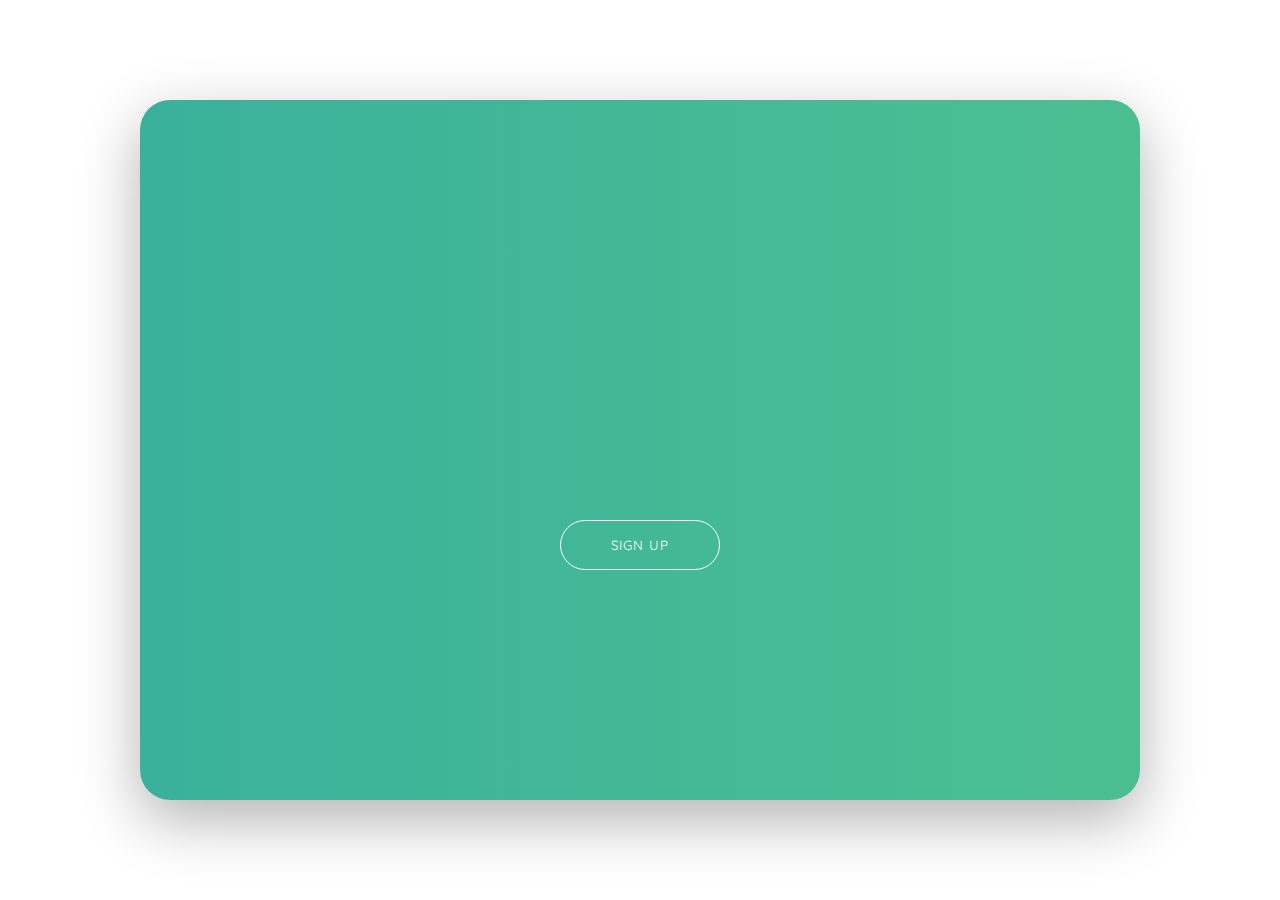
<file: 01.SignUp-Form/index.html>
<!DOCTYPE html>
<html lang="en">
  <head>
    <meta charset="UTF-8" />
    <meta http-equiv="X-UA-Compatible" content="IE=edge" />
    <meta name="viewport" content="width=device-width, initial-scale=1.0" />
    <title>Sign Up Form</title>
    <link rel="stylesheet" href="style.css" />
    <link
      rel="stylesheet"
      href="https://cdnjs.cloudflare.com/ajax/libs/font-awesome/6.0.0/css/all.min.css"
    />
    <link rel="preconnect" href="https://fonts.googleapis.com" />
    <link rel="preconnect" href="https://fonts.gstatic.com" crossorigin />
    <link
      href="https://fonts.googleapis.com/css2?family=Quicksand:wght@300;400;500;600;700&display=swap"
      rel="stylesheet"
    />
  </head>
  <body>
    <div class="container">
      <div class="form-wrapper">
        <div class="banner">
          <h1>Hello, Friend!</h1>
          <p>Enter your personal details and start journey with us</p>
        </div>
        <div class="green-bg">
          <button type="button">Sign Up</button>
        </div>
        <form class="signup-form">
          <h1>Create Account</h1>
          <div class="social-media">
            <i class="fab fa-facebook-f"></i>
            <i class="fab fa-instagram"></i>
            <i class="fab fa-linkedin-in"></i>
          </div>
          <p>or use your email for registration</p>
          <div class="input-group">
            <i class="fas fa-user"></i>
            <input type="text" placeholder="Name" />
          </div>
          <div class="input-group">
            <i class="fas fa-envelope"></i>
            <input type="email" placeholder="Email" />
          </div>
          <div class="input-group">
            <i class="fas fa-lock"></i>
            <input type="password" placeholder="Password" />
          </div>
          <button type="button">Sign Up</button>
        </form>
      </div>
    </div>

    <script src="script.js"></script>
  </body>
</html>
</file>
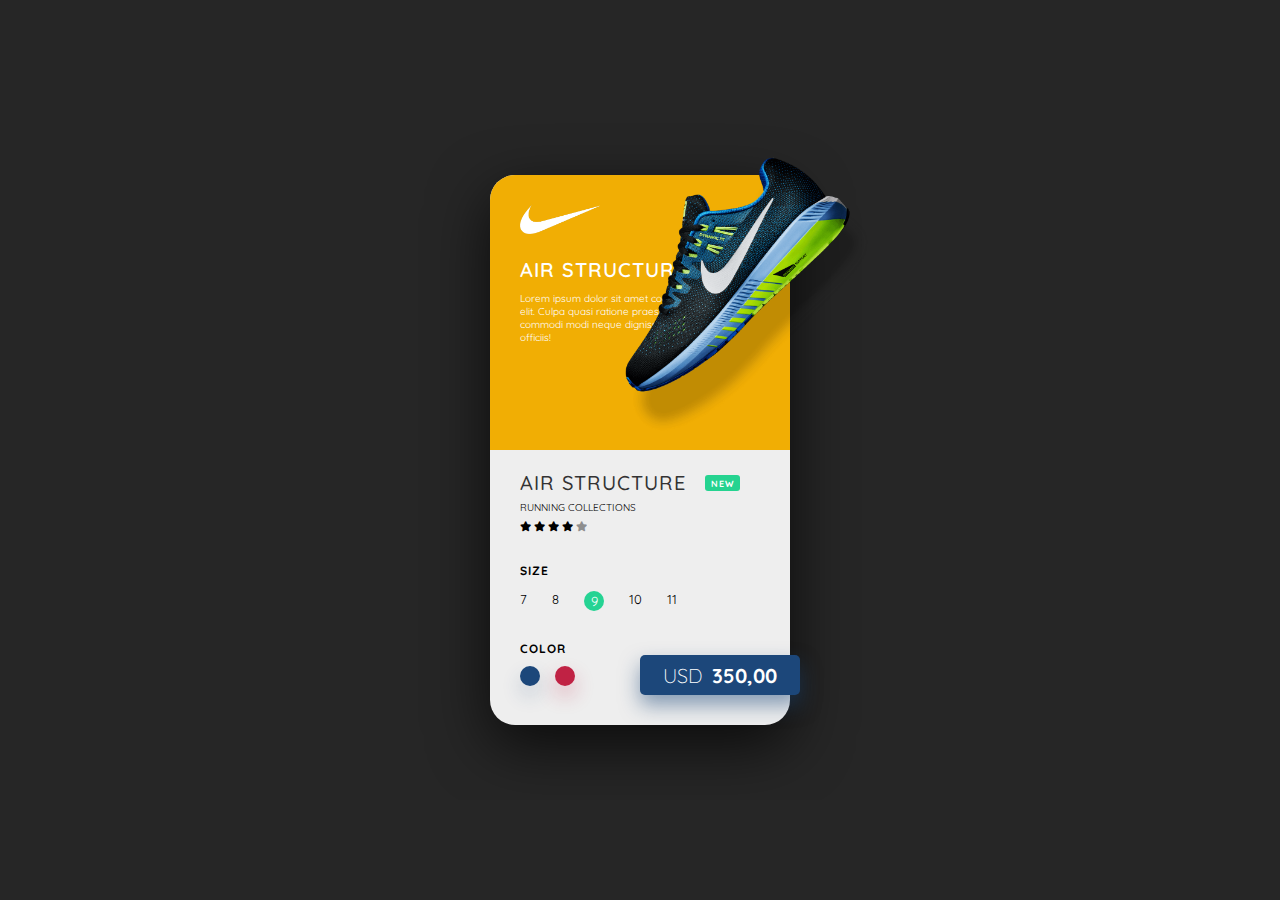
<file: 02.Nike-Product/index.html>
<!DOCTYPE html>
<html lang="en">
  <head>
    <meta charset="UTF-8" />
    <meta http-equiv="X-UA-Compatible" content="IE=edge" />
    <meta name="viewport" content="width=device-width, initial-scale=1.0" />
    <title>Nike Card</title>
    <link rel="stylesheet" href="style.css" />
    <link
      rel="stylesheet"
      href="https://cdnjs.cloudflare.com/ajax/libs/font-awesome/6.0.0-beta3/css/all.min.css"
    />
    <link rel="preconnect" href="https://fonts.googleapis.com" />
    <link rel="preconnect" href="https://fonts.gstatic.com" crossorigin />
    <link
      href="https://fonts.googleapis.com/css2?family=Quicksand:wght@300;400;500;600;700&display=swap"
      rel="stylesheet"
    />
  </head>
  <body>
    <div class="container">
      <div class="card-wrapper">
        <div class="card">
          <div class="card-top">
            <img src="images/nike.png" class="logo" />
            <div class="card-top-text">
              <h1>Air Structure</h1>
              <p>
                Lorem ipsum dolor sit amet consectetur adipisicing elit. Culpa
                quasi ratione praesentium eum commodi modi neque dignissimos
                eligendi illo officiis!
              </p>
            </div>
            <img src="images/shoe1.png" class="shoe-1" />
            <img src="images/shoe2.png" class="shoe-2" />
          </div>
          <div class="card-bottom">
            <h1>Air Structure</h1>
            <div class="badge">New</div>
            <h3>Running Collections</h3>
            <div class="stars">
              <i class="fa-solid fa-star"></i>
              <i class="fa-solid fa-star"></i>
              <i class="fa-solid fa-star"></i>
              <i class="fa-solid fa-star"></i>
              <i class="fa-solid fa-star"></i>
            </div>
            <div class="size">
              <h4>Size</h4>
              <div class="sizes">
                <span>7</span>
                <span>8</span>
                <span>9</span>
                <span>10</span>
                <span>11</span>
              </div>
            </div>
            <div class="color">
              <h4>Color</h4>
              <div class="colors">
                <div class="color-1"></div>
                <div class="color-2"></div>
              </div>
            </div>
            <div class="price">
              <span>Usd</span>
              <span>350,00</span>
            </div>
          </div>
        </div>
      </div>
    </div>

    <script src="script.js"></script>
  </body>
</html>
</file>
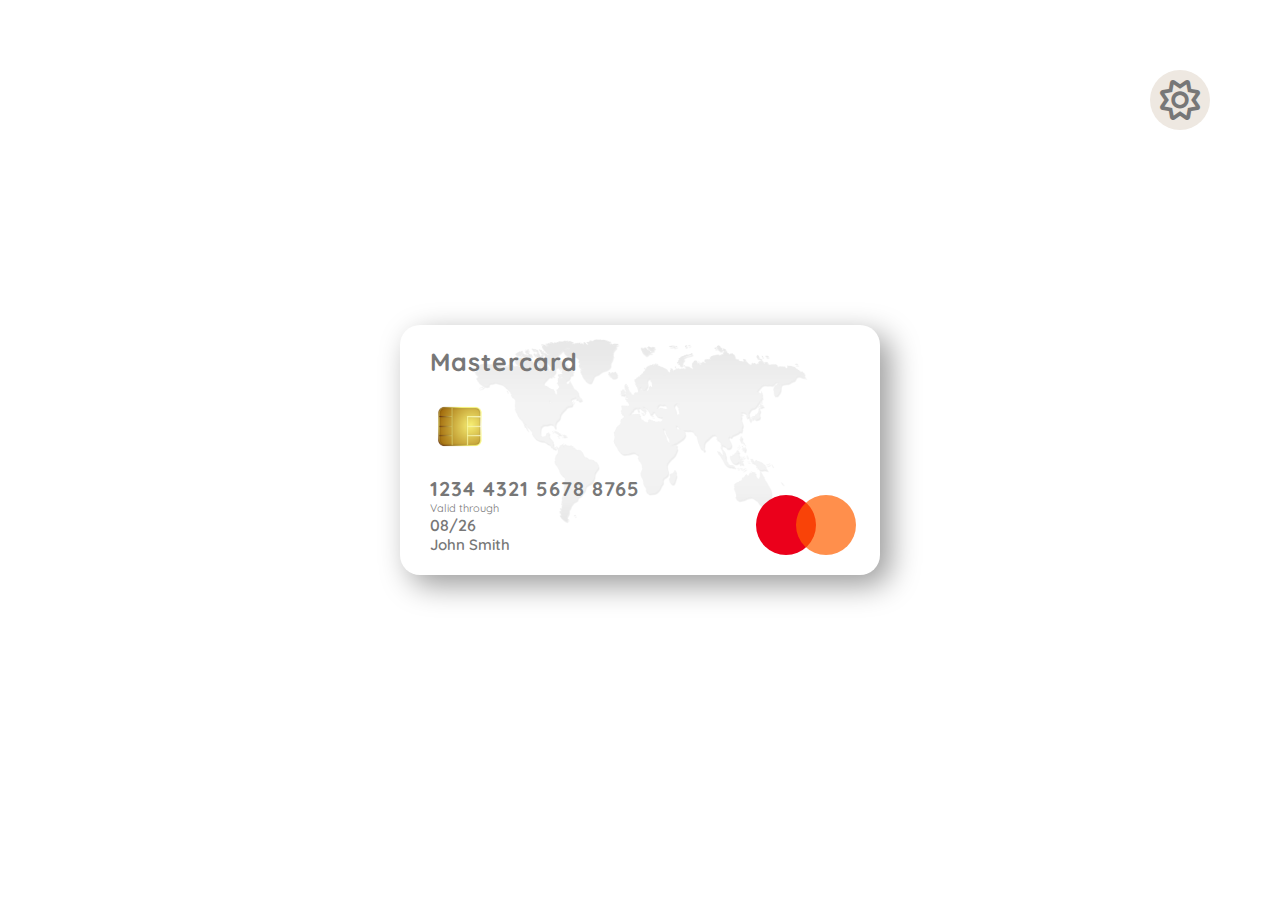
<file: 03.Dark-Mode/index.html>
<!DOCTYPE html>
<html lang="en">
  <head>
    <meta charset="UTF-8" />
    <meta http-equiv="X-UA-Compatible" content="IE=edge" />
    <meta name="viewport" content="width=device-width, initial-scale=1.0" />
    <title>Dark Mode</title>
    <link rel="stylesheet" href="style.css" />
    <link
      rel="stylesheet"
      href="https://cdnjs.cloudflare.com/ajax/libs/font-awesome/6.0.0-beta3/css/all.min.css"
    />
    <link rel="preconnect" href="https://fonts.googleapis.com" />
    <link rel="preconnect" href="https://fonts.gstatic.com" crossorigin />
    <link
      href="https://fonts.googleapis.com/css2?family=Quicksand:wght@300;400;500;600;700&display=swap"
      rel="stylesheet"
    />
  </head>
  <body>
    <div class="container">
      <div class="toggle">
        <i class="far fa-sun"></i>
      </div>
      <div class="card">
        <img src="images/map.png" class="card-map" />
        <div class="card-left">
          <h3 class="card-type">Mastercard</h3>
          <img src="images/chip.png" class="card-chip" />
          <div>
            <div class="card-num">1234 4321 5678 8765</div>
            <div class="card-text">Valid through</div>
            <div class="card-date">08/26</div>
            <div class="card-holder">John Smith</div>
          </div>
        </div>
        <div class="card-right">
          <div class="red-circle"></div>
          <div class="orange-circle"></div>
        </div>
      </div>
    </div>

    <script src="script.js"></script>
  </body>
</html>
</file>
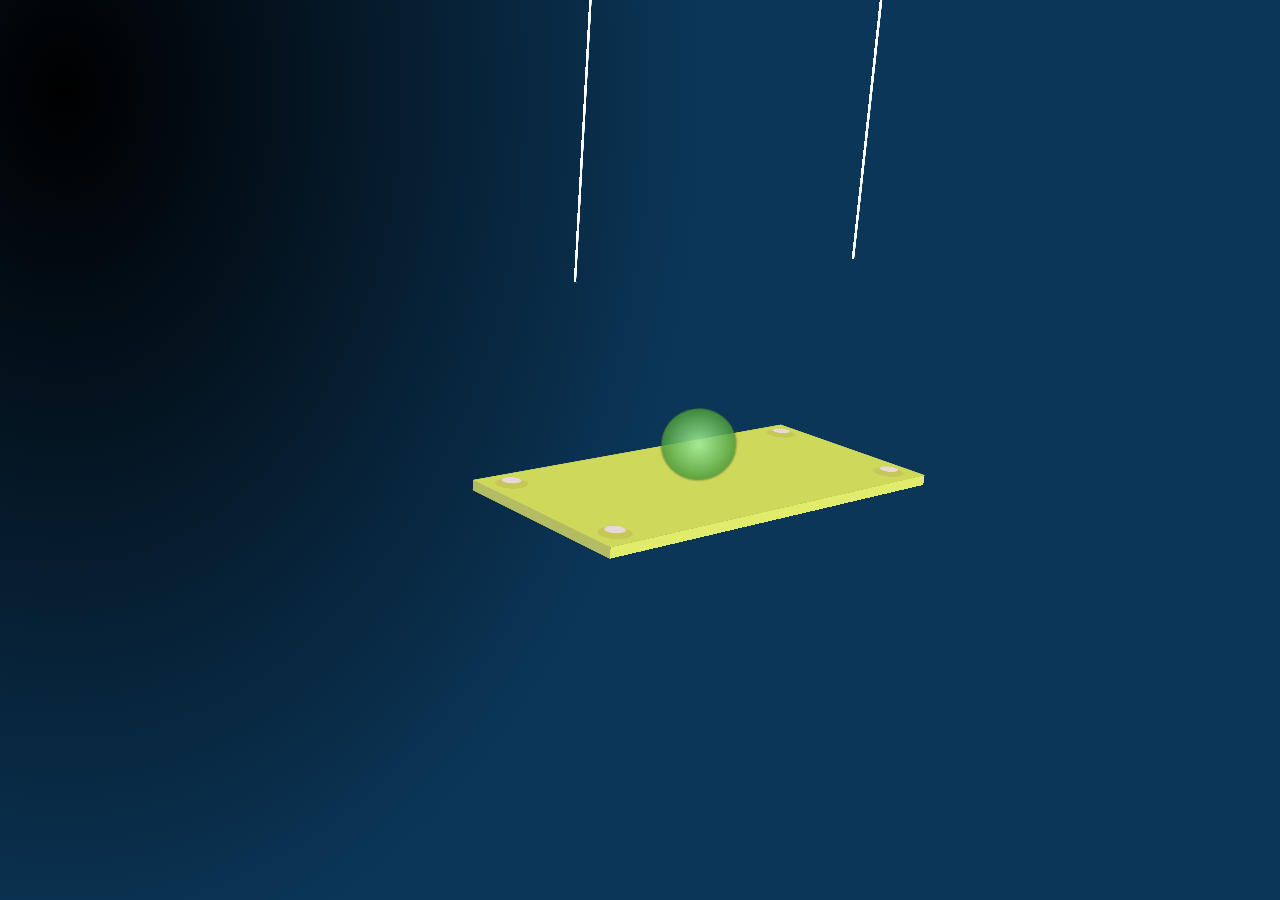
<file: 04.3D Swing/index.html>
<!DOCTYPE html>
<html lang="en">
  <head>
    <meta charset="UTF-8" />
    <meta http-equiv="X-UA-Compatible" content="IE=edge" />
    <meta name="viewport" content="width=device-width, initial-scale=1.0" />
    <title>3D Swing</title>
    <link rel="stylesheet" href="style.css" />
  </head>
  <body>
    <div class="container">
      <div class="swing swing-1">
        <div class="circle circle-1"></div>
        <div class="circle circle-2"></div>
        <div class="circle circle-3"></div>
        <div class="circle circle-4"></div>
        <div class="rope rope-1"></div>
        <div class="rope rope-2"></div>
      </div>
      <div class="swing swing-2">
        <div class="circle circle-1"></div>
        <div class="circle circle-2"></div>
        <div class="circle circle-3"></div>
        <div class="circle circle-4"></div>
        <div class="rope rope-1"></div>
        <div class="rope rope-2"></div>
      </div>
      <div class="swing swing-3">
        <div class="circle circle-1"></div>
        <div class="circle circle-2"></div>
        <div class="circle circle-3"></div>
        <div class="circle circle-4"></div>
        <div class="rope rope-1"></div>
        <div class="rope rope-2"></div>
      </div>
      <div class="swing swing-4">
        <div class="circle circle-1"></div>
        <div class="circle circle-2"></div>
        <div class="circle circle-3"></div>
        <div class="circle circle-4"></div>
        <div class="rope rope-1"></div>
        <div class="rope rope-2"></div>
      </div>
      <div class="swing swing-5">
        <div class="circle circle-1"></div>
        <div class="circle circle-2"></div>
        <div class="circle circle-3"></div>
        <div class="circle circle-4"></div>
        <div class="rope rope-1"></div>
        <div class="rope rope-2"></div>
      </div>
      <div class="swing swing-6">
        <div class="ball"></div>
        <div class="circle circle-1"></div>
        <div class="circle circle-2"></div>
        <div class="circle circle-3"></div>
        <div class="circle circle-4"></div>
        <div class="rope rope-1"></div>
        <div class="rope rope-2"></div>
      </div>
    </div>
  </body>
</html>
</file>
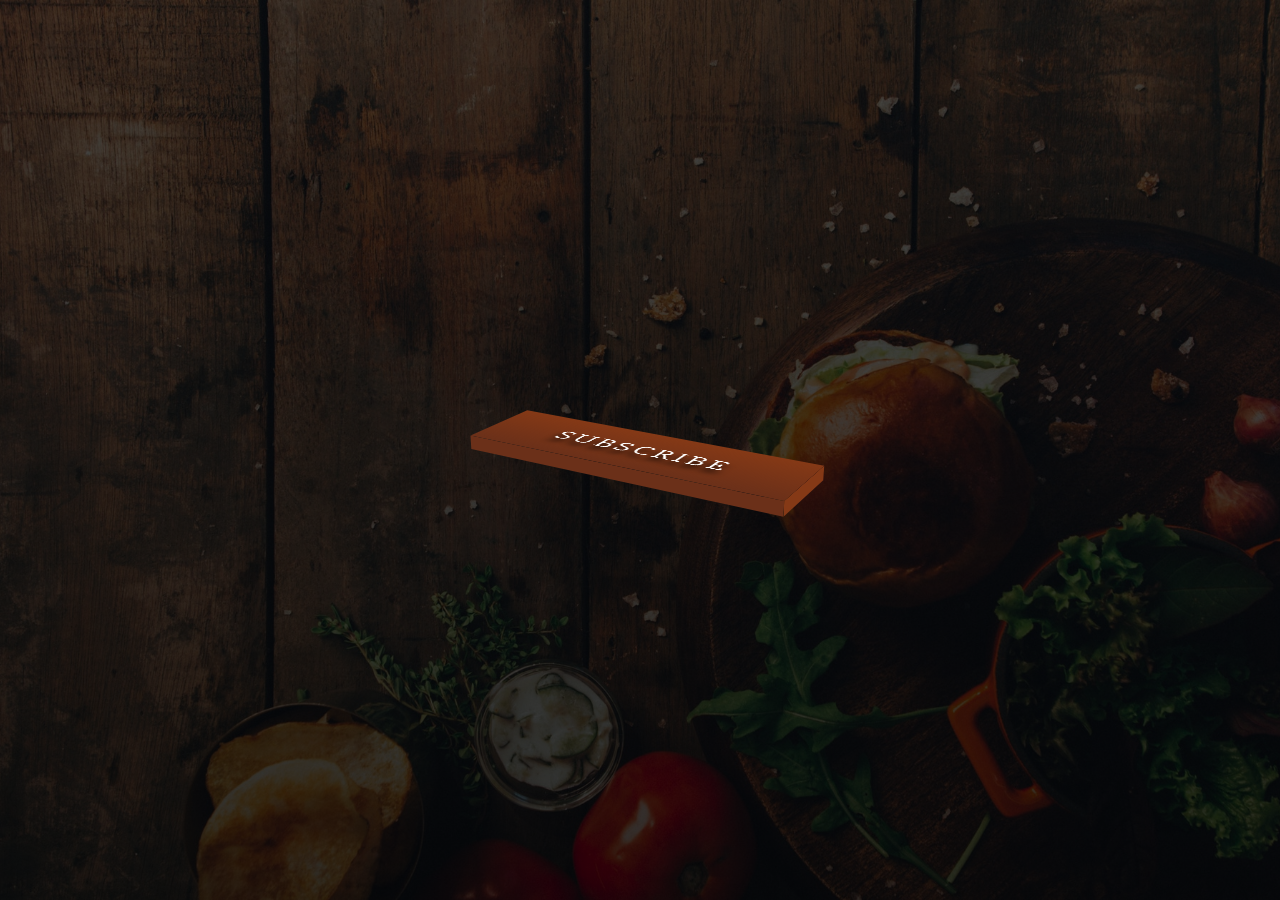
<file: 05.3D-Button/index.html>
<!DOCTYPE html>
<html lang="en">
  <head>
    <meta charset="UTF-8" />
    <meta name="viewport" content="width=device-width, initial-scale=1.0" />
    <meta http-equiv="X-UA-Compatible" content="ie=edge" />
    <link
      href="https://fonts.googleapis.com/css?family=Slabo+27px"
      rel="stylesheet"
    />
    <link rel="stylesheet" href="style.css" />
    <title>3D Button</title>
  </head>
  <body>
    <div class="container">
      <button class="btn">Subscribe</button>
    </div>
  </body>
</html>
</file>
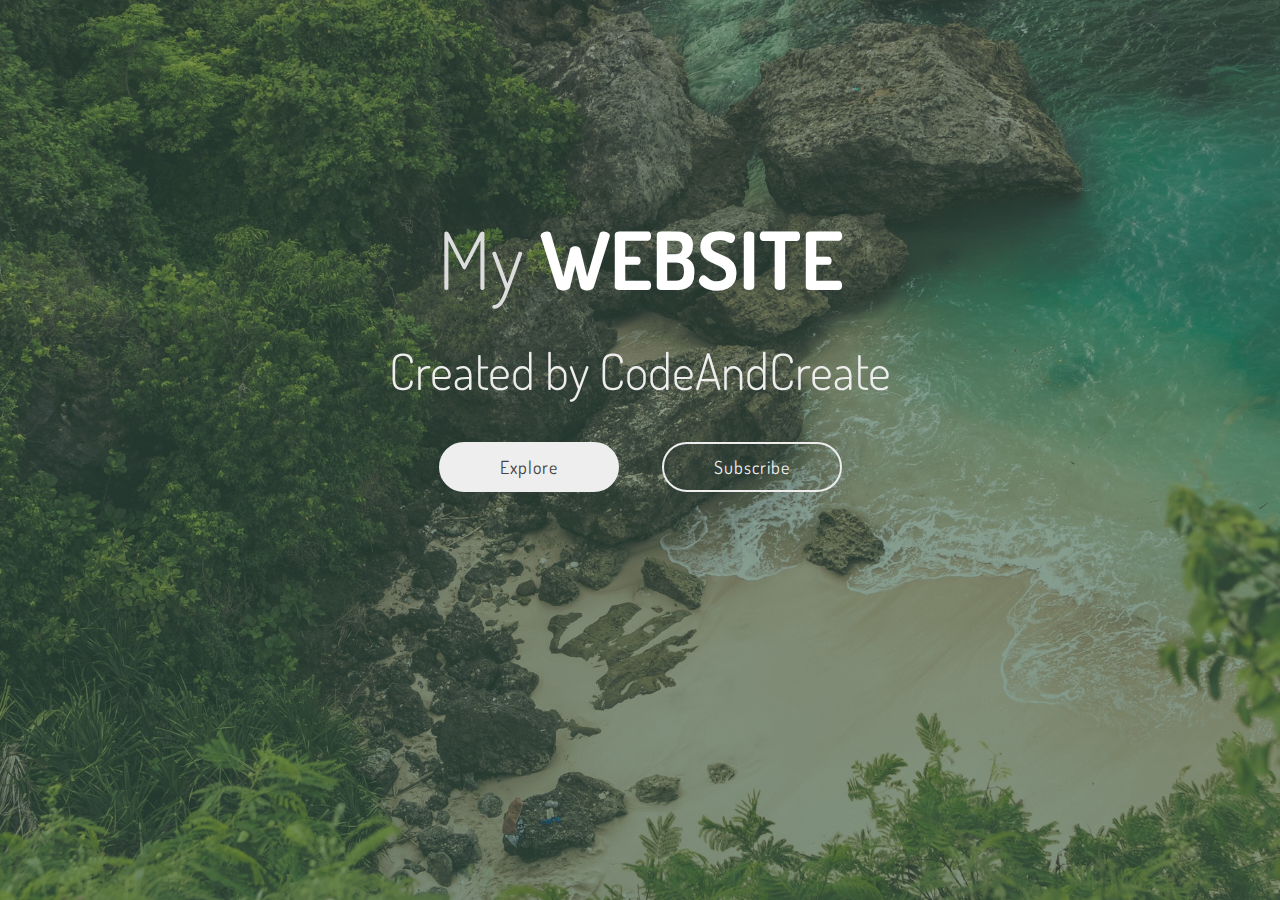
<file: 06.Animated-Landing-Page-master/index.html>
<!DOCTYPE html>
<html lang="en">
  <head>
    <meta charset="UTF-8" />
    <meta name="viewport" content="width=device-width, initial-scale=1.0" />
    <meta http-equiv="X-UA-Compatible" content="ie=edge" />
    <link
      href="https://fonts.googleapis.com/css?family=Dosis:300,400,700"
      rel="stylesheet"
    />
    <link rel="stylesheet" href="style.css" />
    <title>Animated Landing Page</title>
  </head>
  <body>
    <div class="container">
      <div class="banner">
        <h1>My <span>Website</span></h1>
        <p>Created by CodeAndCreate</p>
        <button type="button" class="btn-left">Explore</button>
        <button type="button" class="btn-right">Subscribe</button>
      </div>
    </div>
  </body>
</html>
</file>
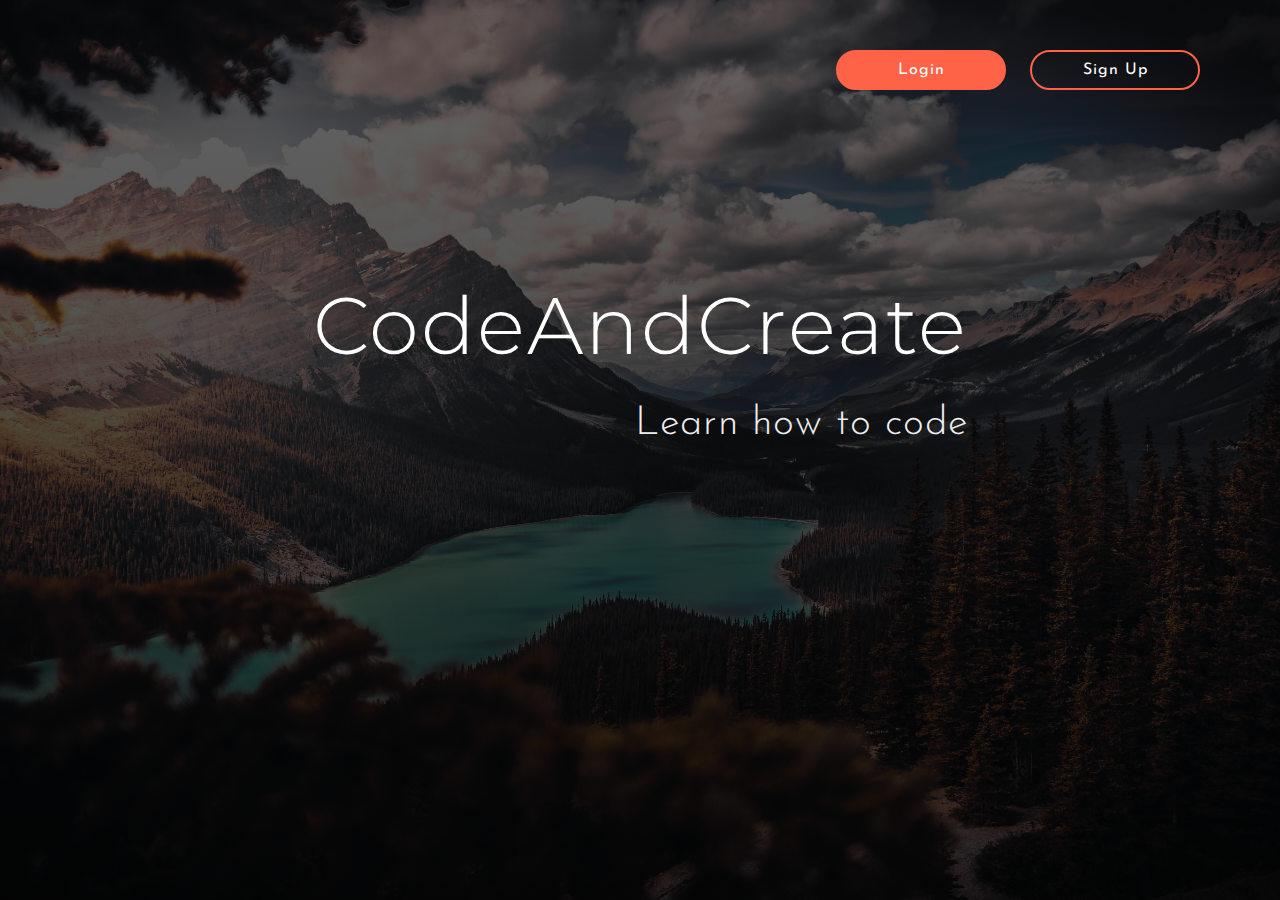
<file: 07.Landing-page-with-modal-form/index.html>
<!DOCTYPE html>
<html lang="en">
  <head>
    <meta charset="UTF-8" />
    <meta name="viewport" content="width=device-width, initial-scale=1.0" />
    <meta http-equiv="X-UA-Compatible" content="ie=edge" />
    <link
      rel="stylesheet"
      href="https://use.fontawesome.com/releases/v5.8.1/css/all.css"
      integrity="sha384-50oBUHEmvpQ+1lW4y57PTFmhCaXp0ML5d60M1M7uH2+nqUivzIebhndOJK28anvf"
      crossorigin="anonymous"
    />
    <link
      href="https://fonts.googleapis.com/css?family=Josefin+Sans:300,400,600|Montserrat:300,400,600"
      rel="stylesheet"
    />
    <link rel="stylesheet" href="style.css" />
    <title>Form</title>
  </head>
  <body>
    <div class="container">
      <div class="banner-text">
        <h1>CodeAndCreate</h1>
        <p>Learn how to code</p>
      </div>
      <div class="btns">
        <button class="btn login-btn">Login</button>
        <button class="btn signup-btn">Sign Up</button>
      </div>
      <div class="form-container">
        <div class="signup-form-wrapper modal">
          <div class="x-btn signup-x">
            &times;
          </div>
          <div class="form-header">
            <h1>CodeAndCreate</h1>
            <h3>Join Us</h3>
          </div>
          <form class="form">
            <div class="input-group">
              <i class="fas fa-user"></i>
              <input type="text" placeholder="Username" />
            </div>
            <div class="input-group">
              <i class="far fa-envelope"></i>
              <input type="email" placeholder="Email" />
            </div>
            <div class="input-group">
              <i class="fas fa-key"></i>
              <input type="password" placeholder="Password" />
            </div>
            <button type="button">Sign Up</button>
          </form>
        </div>
        <div class="login-form-wrapper modal">
          <div class="x-btn login-x">
            &times;
          </div>
          <div class="form-header">
            <h1>CodeAndCreate</h1>
            <h3>Login</h3>
          </div>
          <form class="form">
            <div class="input-group">
              <i class="fas fa-user"></i>
              <input type="text" placeholder="Username" />
            </div>
            <div class="input-group">
              <i class="fas fa-key"></i>
              <input type="password" placeholder="Password" />
            </div>
            <button type="button">Login</button>
          </form>
        </div>
      </div>
    </div>
    <script src="script.js"></script>
  </body>
</html>
</file>
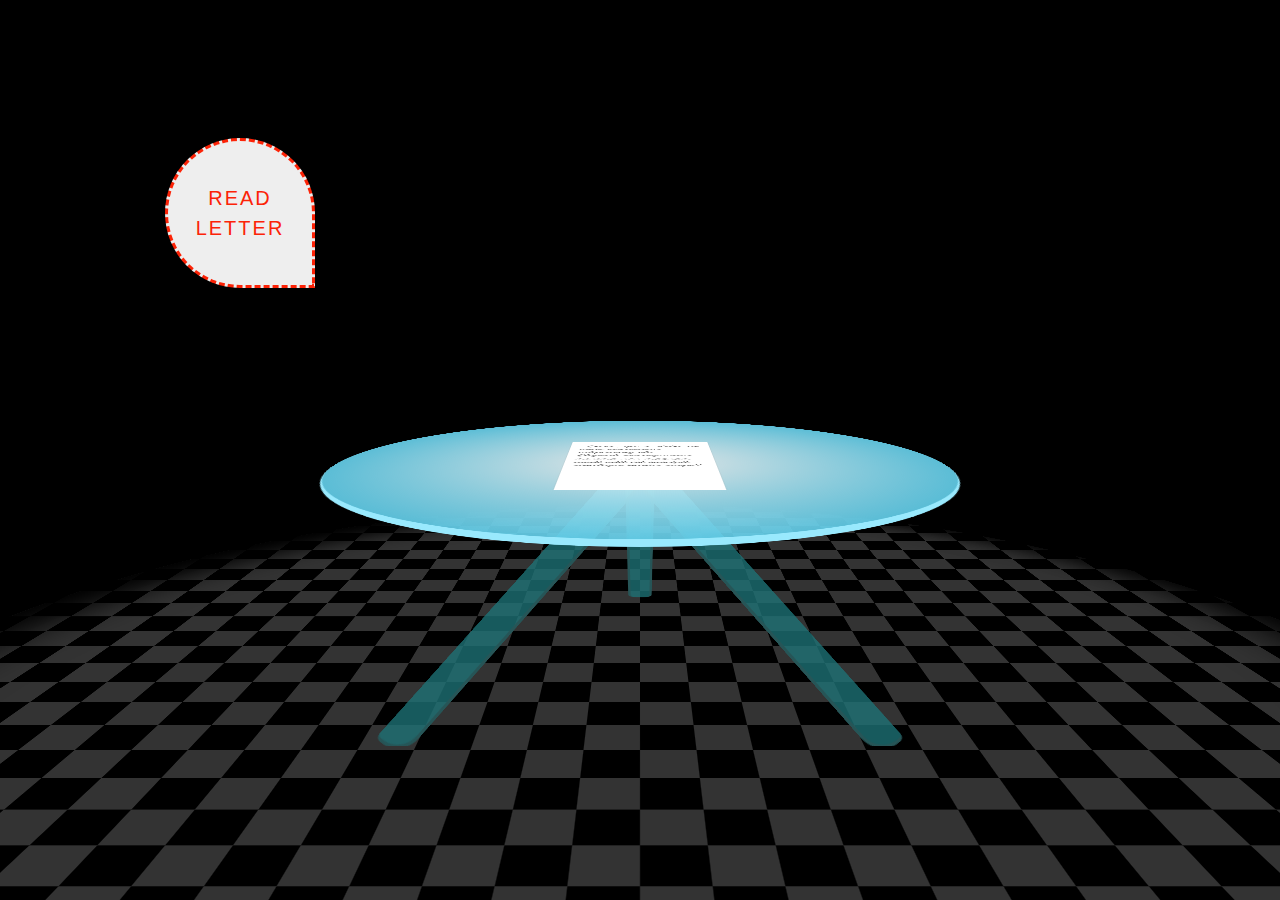
<file: 08.3D Room/index.html>
<!DOCTYPE html>
<html lang="en">
  <head>
    <meta charset="UTF-8" />
    <meta http-equiv="X-UA-Compatible" content="IE=edge" />
    <meta name="viewport" content="width=device-width, initial-scale=1.0" />
    <title>3D Room</title>
    <link rel="stylesheet" href="style.css" />
  </head>
  <body>
    <div class="room">
      <button class="btn">Read Letter</button>
      <div class="table">
        <h3 class="letter">
          Lorem, ipsum dolor sit amet consectetur adipisicing elit. Eligendi
          consequuntur minima non magnam modi odit est suscipit similique minus
          saepe?
        </h3>
        <div class="table-leg table-leg-1"></div>
        <div class="table-leg table-leg-2"></div>
        <div class="table-leg table-leg-3"></div>
        <div class="floor"></div>
      </div>
    </div>

    <script src="script.js"></script>
  </body>
</html>
</file>
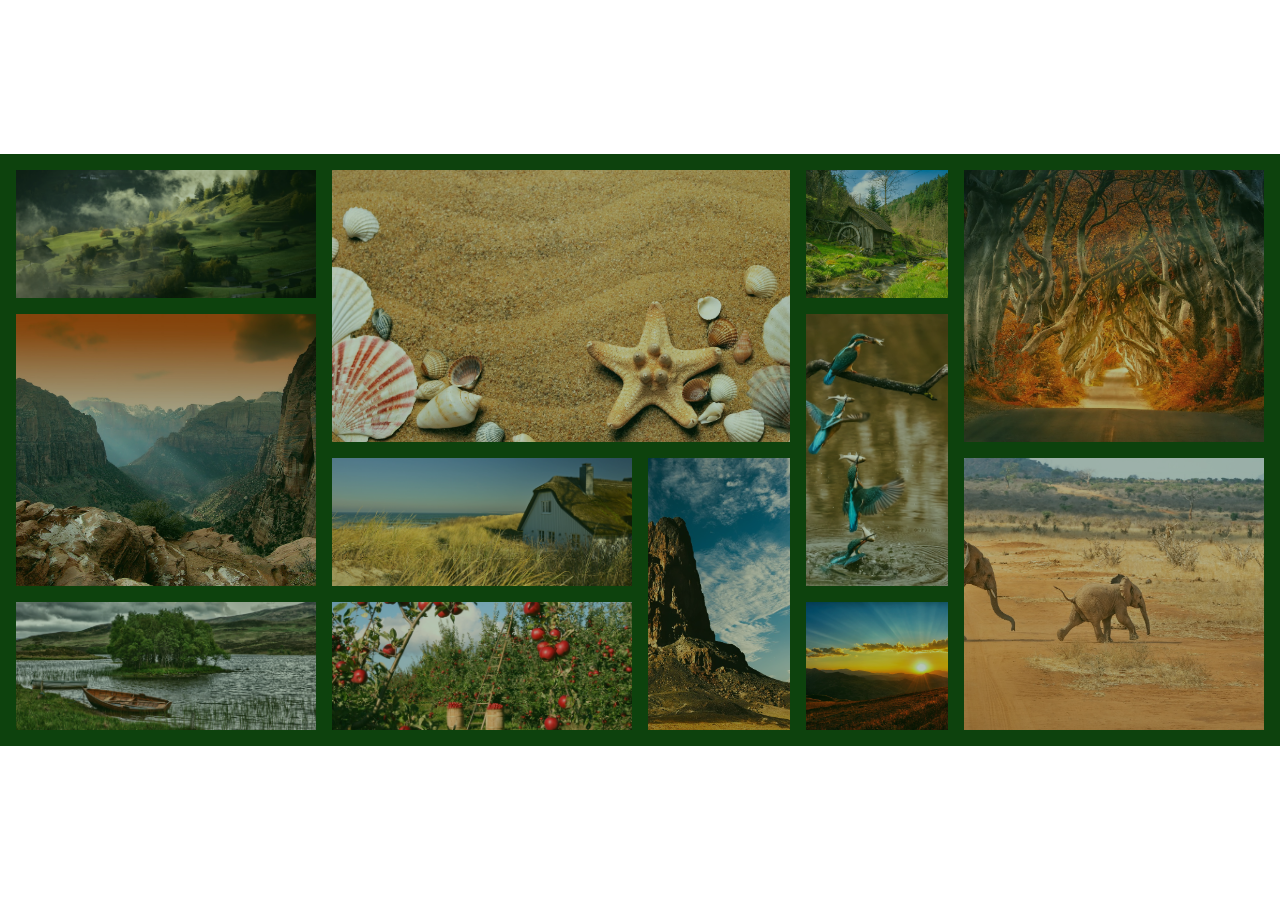
<file: 09.Responsive-Gallery-master/index.html>
<!DOCTYPE html>
<html lang="en">
  <head>
    <meta charset="UTF-8" />
    <meta name="viewport" content="width=device-width, initial-scale=1.0" />
    <meta http-equiv="X-UA-Compatible" content="ie=edge" />
    <link rel="stylesheet" href="style.css" />
    <title>Gallery</title>
  </head>
  <body>
    <div class="container">
      <div class="gallery">
        <img src="images/img-1.jpg" class="img img-1" />
        <img src="images/img-2.jpg" class="img img-2" />
        <img src="images/img-3.jpg" class="img img-3" />
        <img src="images/img-4.jpg" class="img img-4" />
        <img src="images/img-5.jpg" class="img img-5" />
        <img src="images/img-6.jpg" class="img img-6" />
        <img src="images/img-7.jpg" class="img img-7" />
        <img src="images/img-8.jpg" class="img img-8" />
        <img src="images/img-9.jpg" class="img img-9" />
        <img src="images/img-10.jpg" class="img img-10" />
        <img src="images/img-11.jpg" class="img img-11" />
        <img src="images/img-12.jpg" class="img img-12" />
      </div>
    </div>
  </body>
</html>
</file>
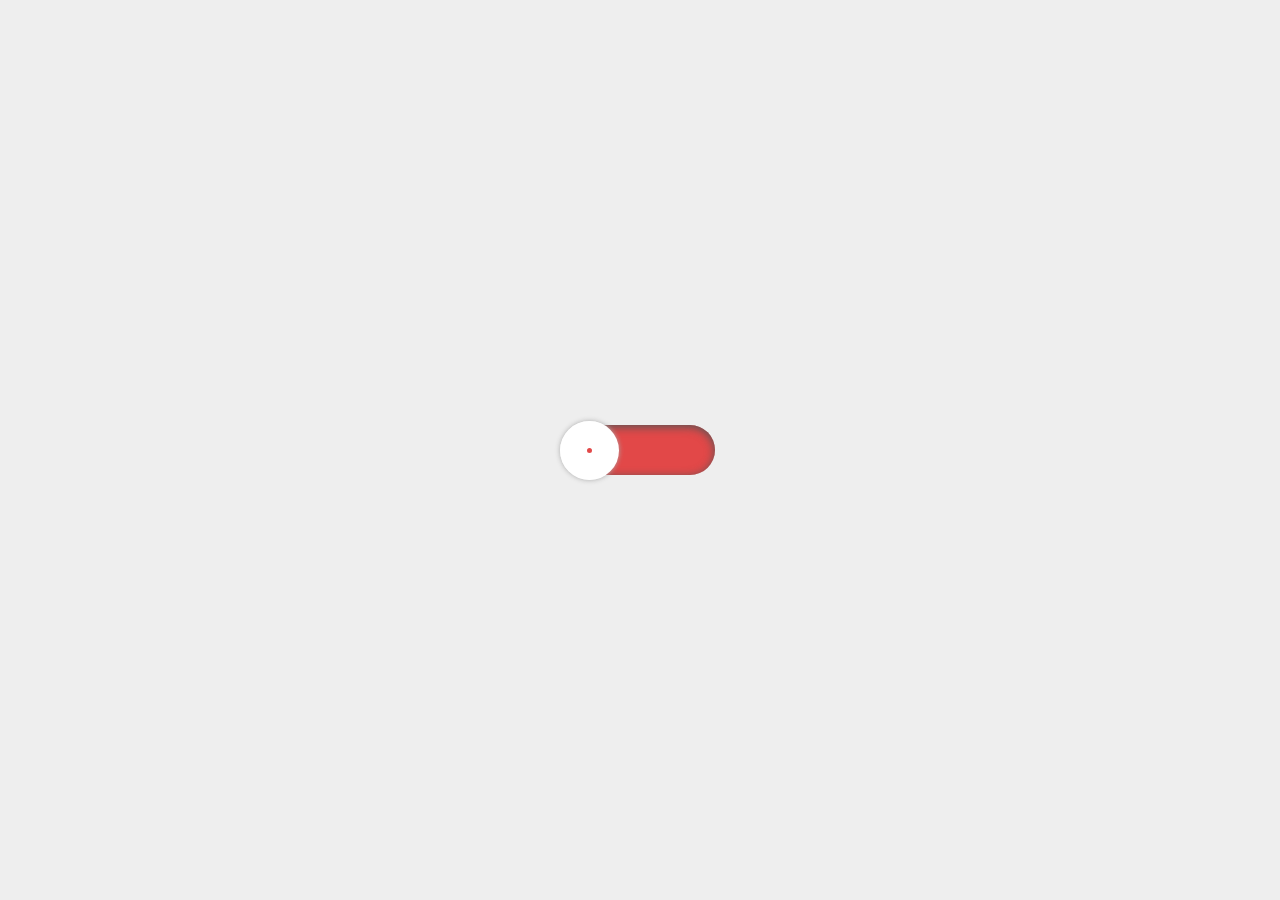
<file: 10.CSS Toggle Button/index.html>
<!DOCTYPE html>
<html lang="en">
  <head>
    <meta charset="UTF-8" />
    <meta name="viewport" content="width=device-width, initial-scale=1.0" />
    <meta http-equiv="X-UA-Compatible" content="ie=edge" />
    <link rel="stylesheet" href="style.css" />
    <title>Custom CSS Toggle Button</title>
  </head>
  <body>
    <div class="container">
      <input type="checkbox" id="check" hidden />
      <label for="check" class="toggle">
        <div class="circle"></div>
      </label>
    </div>
  </body>
</html>
</file>
<file: 01.SignUp-Form/style.css>
* {
  margin: 0;
  padding: 0;
  box-sizing: border-box;
  outline: none;
  font-family: Quicksand, sans-serif;
}

html {
  font-size: 62.5%;
}

.container {
  width: 100%;
  height: 100vh;
  display: flex;
  justify-content: center;
  align-items: center;
}

.form-wrapper {
  width: 100rem;
  height: 70rem;
  background-color: #eee;
  border-radius: 3rem;
  box-shadow: 0 2rem 6rem rgba(0, 0, 0, 0.3);
  position: relative;
  overflow: hidden;
}

.banner {
  position: absolute;
  top: 25%;
  left: -30rem;
  text-align: center;
  color: #fff;
  width: 30rem;
  z-index: 100;
  transition: left 0.8s;
}

.container.change .banner {
  left: 5rem;
}

.banner h1 {
  font-size: 4rem;
  margin-bottom: 3rem;
}

.banner p {
  font-size: 2rem;
}

.green-bg {
  width: 100%;
  height: 100%;
  background: linear-gradient(to right, #3ab19b, #4cbf91);
  position: absolute;
  top: 0;
  left: 0;
  z-index: 50;
  transition: width 1.5s cubic-bezier(0.19, 1, 0.22, 1);
}

.container.change .green-bg {
  width: 40%;
}

.green-bg button {
  position: absolute;
  top: 60%;
  left: 50%;
  transform: translateX(-50%);
  width: 16rem;
  height: 5rem;
  background-color: transparent;
  border: 0.1rem solid #fff;
  border-radius: 3rem;
  text-transform: uppercase;
  letter-spacing: 0.1rem;
  color: #fff;
  cursor: pointer;
}

.signup-form {
  width: 60rem;
  height: 100%;
  position: absolute;
  top: 0;
  left: 0;
  display: flex;
  flex-direction: column;
  justify-content: space-around;
  align-items: center;
  padding: 10rem 0;
  transition: left 1.5s cubic-bezier(0.19, 1, 0.22, 1);
}

.container.change .signup-form {
  left: 40rem;
}

.signup-form h1 {
  font-size: 4rem;
  color: #3aaf9f;
}

.social-media {
  display: flex;
}

.social-media i {
  width: 4rem;
  height: 4rem;
  border: 0.1rem solid #777;
  border-radius: 50%;
  display: flex;
  justify-content: center;
  align-items: center;
  margin-right: 2rem;
  font-size: 2rem;
  color: #555;
}

.signup-form p {
  font-size: 1.8rem;
  color: #555;
  margin-bottom: 2rem;
}

.input-group {
  position: relative;
}

.input-group input {
  width: 28rem;
  height: 5rem;
  padding: 1rem 1rem 1rem 3rem;
  background-color: #ddd;
  border: none;
  border-radius: 0.5rem;
}

.input-group i {
  position: absolute;
  top: 50%;
  left: 1rem;
  transform: translateY(-50%);
  font-size: 1.2rem;
  color: #555;
}

.signup-form button {
  width: 16rem;
  height: 5rem;
  background-color: #3aaf9f;
  border: none;
  border-radius: 3rem;
  text-transform: uppercase;
  letter-spacing: 0.1rem;
  color: #fff;
  margin-top: 3rem;
  cursor: pointer;
}
</file>
<file: 02.Nike-Product/style.css>
* {
  margin: 0;
  padding: 0;
  box-sizing: border-box;
  font-family: Quicksand, sans-serif;
}

html {
  font-size: 62.5%;
}

.container {
  width: 100%;
  height: 100vh;
  background: #262626;
  display: grid;
  place-items: center;
}

.card-wrapper {
  width: 50rem;
  height: 70rem;
  padding: 0 10rem;
  display: grid;
  place-items: center;
  overflow: hidden;
}

.card {
  width: 30rem;
  height: 55rem;
  background: #eee;
  border-radius: 2.5rem;
  box-shadow: 0 2rem 6rem rgba(0, 0, 0, 0.7);
  position: relative;
}

.card-top {
  width: 100%;
  height: 50%;
  background: #f1ae04;
  padding: 3rem;
  border-radius: 2.5rem 2.5rem 0 0;
  transition: background 0.5s;
}

.container.change .card-top {
  background: #d35246;
}

.logo {
  width: 8rem;
  margin-bottom: 2rem;
}

.card-top-text {
  color: #fff;
}

.card-top-text h1 {
  font-weight: 600;
  text-transform: uppercase;
  letter-spacing: 0.1rem;
  margin-bottom: 1rem;
}

.shoe-1 {
  width: 30rem;
  position: absolute;
  top: -2.5rem;
  right: -10rem;
  transition: transform 1s;
}

.container.change .shoe-1 {
  transform: translateX(-50rem) rotateZ(45deg);
}

.shoe-2 {
  width: 33rem;
  position: absolute;
  top: -10rem;
  right: -45rem;
  transition: transform 1s;
}

.container.change .shoe-2 {
  transform: translateX(-40rem) rotateZ(-45deg);
}

.card-bottom {
  width: 100%;
  height: 50%;
  padding: 2rem 3rem;
}

.card-bottom h1 {
  font-weight: 500;
  text-transform: uppercase;
  letter-spacing: 0.1rem;
  color: #333;
  margin-bottom: 0.6rem;
}

.badge {
  position: absolute;
  top: 30rem;
  right: 5rem;
  width: 3.5rem;
  height: 1.6rem;
  background: #25d390;
  color: #fff;
  display: grid;
  place-items: center;
  border-radius: 0.3rem;
  font-size: 0.9rem;
  font-weight: bold;
  letter-spacing: 0.1rem;
  text-transform: uppercase;
}

.card-bottom h3 {
  font-size: 1rem;
  font-weight: 400;
  text-transform: uppercase;
  margin-bottom: 0.6rem;
}

.stars {
  margin-bottom: 3rem;
}

.stars i:last-child {
  opacity: 0.4;
}

.size {
  margin-bottom: 3rem;
}

.size h4 {
  font-size: 1.2rem;
  text-transform: uppercase;
  letter-spacing: 0.1rem;
  margin-bottom: 1.3rem;
}

.sizes {
  display: flex;
}

.sizes span {
  font-size: 1.3rem;
  margin-right: 2.5rem;
}

.sizes span:nth-child(3) {
  width: 2rem;
  height: 2rem;
  background: #25d393;
  color: #fff;
  border-radius: 50%;
  display: grid;
  place-items: center;
}

.color h4 {
  font-size: 1.2rem;
  text-transform: uppercase;
  letter-spacing: 0.1rem;
  margin-bottom: 1rem;
}

.colors {
  display: flex;
}

.color-1,
.color-2 {
  width: 2rem;
  height: 2rem;
  border-radius: 50%;
  cursor: pointer;
}

.color-1 {
  background: #1c477a;
  margin-right: 1.5rem;
  box-shadow: 0 1rem 2rem rgba(28, 71, 122, 0.2);
}

.color-2 {
  background: #c02244;
  box-shadow: 0 1rem 2rem rgba(192, 34, 68, 0.3);
}

.price {
  width: 16rem;
  height: 4rem;
  background: #1c477a;
  color: #fff;
  border-radius: 0.5rem;
  position: absolute;
  right: -1rem;
  bottom: 3rem;
  box-shadow: 0 1rem 2rem rgba(28, 71, 122, 0.5);
  display: flex;
  justify-content: center;
  align-items: center;
  transition: background 0.5s;
}

.container.change .price {
  background: #c02244;
}

.price span {
  font-size: 2rem;
}

.price span:first-child {
  font-weight: 300;
  text-transform: uppercase;
  margin-right: 1rem;
}

.price span:last-child {
  font-weight: bold;
}
</file>
<file: 03.Dark-Mode/style.css>
* {
  margin: 0;
  padding: 0;
  box-sizing: border-box;
  font-family: Quicksand, sans-serif;
}

html {
  font-size: 62.5%;
}

.container {
  width: 100%;
  height: 100vh;
  display: grid;
  place-items: center;
}

.container.dark {
  background-color: #262626;
}

.toggle {
  width: 6rem;
  height: 6rem;
  background-color: #eee8e1;
  position: absolute;
  top: 7rem;
  right: 7rem;
  display: grid;
  place-items: center;
  border-radius: 50%;
  cursor: pointer;
}

.container.dark .toggle {
  background-color: #464646;
}

.toggle i {
  font-size: 4rem;
  color: #777;
}

.container.dark .toggle i {
  color: #ddd;
}

.card {
  width: 48rem;
  height: 25rem;
  border-radius: 2rem;
  position: relative;
  display: flex;
  box-shadow: 1rem 1rem 3rem rgba(0, 0, 0, 0.4);
}

.container.dark .card {
  background-color: #353535;
}

.card-map {
  width: 35rem;
  position: absolute;
  top: 1rem;
  left: 50%;
  transform: translateX(-50%);
  opacity: 0.2;
}

.card-left {
  width: 70%;
  height: 100%;
  padding: 1rem 0 1rem 3rem;
  display: flex;
  flex-direction: column;
  justify-content: space-around;
  color: #777;
  z-index: 10;
}

.container.dark .card-left {
  color: #ccc;
}

.card-type {
  font-size: 2.5rem;
  letter-spacing: 0.1rem;
}

.card-chip {
  width: 6rem;
}

.card-num {
  font-size: 2rem;
  font-weight: bold;
  letter-spacing: 0.1rem;
}

.card-text {
  font-size: 1.1rem;
}

.card-date {
  font-size: 1.6rem;
  font-weight: 600;
}

.card-holder {
  font-size: 1.5rem;
  font-weight: 600;
}

.card-right {
  display: flex;
  align-items: flex-end;
  padding: 0 0 2rem 2rem;
  z-index: 10;
}

.red-circle,
.orange-circle {
  width: 6rem;
  height: 6rem;
  border-radius: 50%;
}

.red-circle {
  background-color: #eb001b;
}

.orange-circle {
  background-color: #ff5f00;
  margin-left: -2rem;
  opacity: 0.7;
}
</file>
<file: 04.3D Swing/style.css>
* {
  margin: 0;
  padding: 0;
  box-sizing: border-box;
}

html {
  font-size: 62.5%;
}

.container {
  width: 100%;
  height: 100vh;
  background-image: radial-gradient(
    closest-side at 5% 10%,
    rgb(0, 0, 0),
    rgb(11, 54, 88) 1000%
  );
  display: flex;
  justify-content: center;
  align-items: center;
  perspective: 150rem;
  overflow: hidden;
}

.swing {
  width: 40rem;
  height: 20rem;
  background-color: rgba(206, 216, 91, 0.7);
  transform: rotateX(70deg) rotateZ(-40deg) rotateY(5deg);
  transform-style: preserve-3d;
  position: absolute;
  top: 50%;
  transform-origin: top;
}

.swing-1 {
  animation: swingAnim 20s infinite ease-in-out;
}

.swing-2 {
  animation: swingAnim 20s -4s infinite ease-in-out;
}

.swing-3 {
  animation: swingAnim 20s -8s infinite ease-in-out;
}

.swing-4 {
  animation: swingAnim 20s -12s infinite ease-in-out;
}

.swing-5 {
  animation: swingAnim 20s -16s infinite ease-in-out;
}

.swing-6 {
  animation: swing6Anim 4s -1s infinite ease-in-out;
  background-color: transparent;
}

.swing-6 div:not(.ball) {
  opacity: 0;
}

.swing-6::before,
.swing-6::after {
  opacity: 0;
}

@keyframes swingAnim {
  0% {
    transform: rotateX(70deg) rotateZ(-40deg) rotateY(5deg) translateY(100rem);
  }

  20% {
    transform: rotateX(70deg) rotateZ(-40deg) rotateY(5deg) translateY(21rem);
  }

  25% {
    transform: rotateX(70deg) rotateZ(-40deg) rotateY(5deg) translateY(27rem);
  }

  35%,
  40% {
    transform: rotateX(70deg) rotateZ(-40deg) rotateY(5deg) translateY(0);
  }

  50% {
    transform: rotateX(70deg) rotateZ(-40deg) rotateY(5deg) translateY(-60rem);
  }

  55% {
    transform: rotateX(70deg) rotateZ(-40deg) rotateY(5deg) translateY(-55rem);
  }

  65%,
  70% {
    transform: rotateX(70deg) rotateZ(-40deg) rotateY(5deg) translateY(-84rem);
  }

  100% {
    transform: rotateX(70deg) rotateZ(-40deg) rotateY(5deg) translateY(-800rem);
  }
}

@keyframes swing6Anim {
  0% {
    transform: rotateX(70deg) rotateZ(-40deg) rotateY(5deg) translateY(0);
  }

  50% {
    transform: rotateX(70deg) rotateZ(-40deg) rotateY(5deg) translateY(30rem);
  }

  100% {
    transform: rotateX(70deg) rotateZ(-40deg) rotateY(5deg) translateY(0);
  }
}

.swing::before {
  content: "";
  width: 1rem;
  height: 100%;
  background-color: #b4bb65;
  position: absolute;
  transform: rotateY(90deg);
  transform-origin: left;
}

.swing::after {
  content: "";
  height: 1rem;
  width: 100%;
  background-color: #e2ec6c;
  position: absolute;
  bottom: 0;
  transform: rotateX(90deg);
  transform-origin: bottom;
}

.circle {
  width: 3rem;
  height: 3rem;
  background-color: #c5c757;
  border-radius: 50%;
  position: absolute;
  display: grid;
  place-items: center;
  transform-style: preserve-3d;
}

.circle-1 {
  top: 1rem;
  left: 1rem;
}

.circle-2 {
  top: 1rem;
  right: 1rem;
}

.circle-3 {
  bottom: 1rem;
  right: 1rem;
}

.circle-4 {
  bottom: 1rem;
  left: 1rem;
}

.circle::before {
  content: "";
  width: 1.8rem;
  height: 1.8rem;
  background-color: #e9d8d8;
  position: absolute;
  border-radius: 50%;
  transform: translateZ(0.3rem);
}

.rope {
  height: 40rem;
  width: 0.3rem;
  background-color: #fff;
  position: absolute;
  transform: translateZ(20rem) rotateX(90deg) rotateY(90deg);
  transform-origin: top;
}

.rope-1 {
  top: 10rem;
  left: 2.5rem;
}

.rope-2 {
  top: 10rem;
  right: 2.5rem;
}

.rope::before {
  content: "";
  width: 0.3rem;
  height: 23rem;
  background-color: #fff;
  position: absolute;
  transform: translateY(-23rem) rotateZ(21deg);
  transform-origin: bottom;
}

.rope::after {
  content: "";
  width: 0.3rem;
  height: 23rem;
  background-color: #fff;
  position: absolute;
  transform: translateY(-23rem) rotateZ(-21deg);
  transform-origin: bottom;
}

.ball {
  width: 7rem;
  aspect-ratio: 1;
  background-image: radial-gradient(
    rgba(159, 238, 156, 0.9),
    rgba(30, 110, 6, 0.8)
  );
  position: relative;
  left: 15rem;
  top: 10rem;
  border-radius: 50%;
  transform: rotateX(90deg) rotateY(40deg);
  transform-origin: top;
  box-shadow: 0 0 0.2rem #333;
}
</file>
<file: 05.3D-Button/style.css>
* {
  margin: 0;
  padding: 0;
}

.container {
  width: 100%;
  height: 100vh;
  background: linear-gradient(rgba(0, 0, 0, 0.7), rgba(0, 0, 0, 0.8)),
    url(images/bg.jpeg) center no-repeat;
  background-size: cover;
  display: flex;
  justify-content: center;
  align-items: center;
  perspective: 1000px;
}

.btn {
  width: 350px;
  height: 100px;
  background: linear-gradient(#853916, #6b3019);
  border: none;
  outline: none;
  font-family: "Slabo 27px", serif;
  font-size: 35px;
  text-transform: uppercase;
  letter-spacing: 4px;
  color: #fff;
  text-shadow: 0 10px 10px #000;
  cursor: pointer;
  transform: rotateX(70deg) rotateZ(30deg);
  transform-style: preserve-3d;
  transition: transform 0.5s;
}

.btn::before {
  content: "";
  width: 100%;
  height: 15px;
  background-color: #6b3019;
  position: absolute;
  bottom: 0;
  right: 0;
  transform: rotateX(90deg);
  transform-origin: bottom;
}

.btn::after {
  content: "";
  width: 15px;
  height: 100%;
  background-color: #853916;
  position: absolute;
  top: 0;
  right: 0;
  transform: rotateY(-90deg);
  transform-origin: right;
}

.btn:hover {
  transform: rotateX(30deg) rotateZ(0);
}
</file>
<file: 06.Animated-Landing-Page-master/style.css>
* {
  margin: 0;
  padding: 0;
  font-family: "Dosis", sans-serif;
}

.container {
  width: 100%;
  height: 100vh;
  background: linear-gradient(rgba(53, 82, 66, 0.5), rgba(47, 80, 63, 0.6)),
    url(images/bg.jpg) center no-repeat;
  background-size: cover;
  overflow: hidden;
  position: relative;
}

.banner {
  width: 100%;
  position: absolute;
  top: 40%;
  left: 50%;
  transform: translate(-50%, -50%);
  text-align: center;
}

.banner h1 {
  font-size: 80px;
  color: #ddd;
  font-weight: 300;
  margin-bottom: 30px;
  animation: moveToLeft 2s;
}

.banner span {
  text-transform: uppercase;
  font-weight: 700;
  color: #fff;
}

.banner p {
  font-size: 50px;
  font-weight: 300;
  color: #eee;
  margin-bottom: 20px;
  animation: moveToRight 2s;
}

.banner button {
  width: 180px;
  padding: 12px;
  margin: 20px;
  border: 2px solid #eee;
  border-radius: 50px;
  font-size: 18px;
  outline: none;
  letter-spacing: 1px;
  cursor: pointer;
}

.btn-left {
  background-color: #eee;
  color: #444;
  animation: animateBtn 1s 1.5s backwards;
}

.btn-right {
  background-color: transparent;
  color: #eee;
  animation: animateBtn 1s 2.3s backwards;
}

@keyframes moveToLeft {
  0% {
    transform: translateX(120px);
    opacity: 0;
  }

  100% {
    transform: translateX(0);
    opacity: 1;
  }
}

@keyframes moveToRight {
  0% {
    transform: translateX(-120px);
    opacity: 0;
  }

  100% {
    transform: translateX(0);
    opacity: 1;
  }
}

@keyframes animateBtn {
  0% {
    opacity: 0;
  }

  100% {
    opacity: 1;
  }
}
</file>
<file: 07.Landing-page-with-modal-form/style.css>
* {
  margin: 0;
  padding: 0;
}

.container {
  width: 100%;
  height: 100vh;
  background: linear-gradient(rgba(0, 0, 0, 0.6), rgba(0, 0, 0, 0.8)),
    url(images/bg.jpg) center no-repeat;
  background-size: cover;
}

.banner-text {
  position: absolute;
  top: 40%;
  left: 50%;
  transform: translate(-50%, -50%);
}

.banner-text h1 {
  color: #fff;
  font-family: "Montserrat", sans-serif;
  font-size: 80px;
  font-weight: 300;
  letter-spacing: 2px;
  margin-bottom: 30px;
}

.banner-text p {
  color: #eee;
  font-family: "Josefin sans", sans-serif;
  font-size: 40px;
  font-weight: 300;
  letter-spacing: 1px;
  text-align: right;
}

.btns {
  position: absolute;
  top: 50px;
  right: 60px;
}

.btn {
  width: 170px;
  padding: 10px 15px;
  margin-right: 20px;
  border-radius: 50px;
  font-family: "Josefin Sans", sans-serif;
  font-size: 16px;
  letter-spacing: 1px;
  outline: none;
  cursor: pointer;
  color: #fff;
  border: 2px solid tomato;
  transition: transform 0.3s;
}

.login-btn {
  background-color: tomato;
}

.signup-btn {
  background-color: transparent;
}

.btn:hover {
  transform: translateY(-2px);
}

.btn:active {
  transform: translateY(0);
}

.form-container {
  position: fixed;
  background-color: rgba(0, 0, 0, 0.7);
  top: 0;
  right: 0;
  bottom: 0;
  left: 0;
  opacity: 0;
  visibility: hidden;
  transition: all 0.5s;
}

.disable {
  opacity: 1;
  visibility: visible;
}

.modal {
  width: 400px;
  background: linear-gradient(rgba(148, 42, 42, 0.8), rgba(185, 129, 129, 0.6)),
    url(images/bg.jpg) center no-repeat;
  background-size: cover;
  position: absolute;
  top: 50%;
  left: 50%;
  transform: translate(-50%, -50%);
  border-radius: 20px;
  opacity: 0;
  visibility: hidden;
  transition: all 0.5s;
}

.display {
  opacity: 1;
  visibility: visible;
}

.x-btn {
  position: absolute;
  right: 20px;
  font-size: 50px;
  color: #222;
  cursor: pointer;
}

.form-header {
  text-align: center;
  margin: 80px 0 150px 0;
  color: #fff;
}

.form-header h1 {
  font-family: "Josefin Sans", sans-serif;
  font-size: 40px;
  font-weight: 300;
  margin-bottom: 30px;
}

.form-header h3 {
  font-family: "Montserrat", sans-serif;
  font-size: 25px;
  font-weight: 300;
  text-transform: uppercase;
}

.form {
  display: flex;
  flex-direction: column;
  align-items: center;
}

.input-group {
  margin-bottom: 10px;
  position: relative;
}

.input-group input {
  width: 250px;
  padding: 15px 15px 15px 50px;
  border: none;
  outline: none;
  border-radius: 30px;
  background: rgba(0, 0, 0, 0.6);
  font-family: "Josefin Sans", sans-serif;
  font-size: 16px;
  color: #ddd;
}

.input-group i {
  position: absolute;
  top: 13px;
  left: 17px;
  font-size: 18px;
  color: #aaa;
}

.form button {
  width: 310px;
  padding: 12px;
  border: none;
  outline: none;
  border-radius: 30px;
  background-color: #d867d8;
  color: #fff;
  font-family: "Josefin Sans", sans-serif;
  font-size: 16px;
  text-transform: uppercase;
  margin: 10px 0 50px 0;
  box-shadow: 0 5px 20px rgba(0, 0, 0, 0.4);
  cursor: pointer;
  transition: all 0.3s;
}

.form button:hover {
  transform: translateY(-2px);
  box-shadow: 0 8px 25px rgba(0, 0, 0, 0.3);
}
.form button:active {
  transform: translateY(0);
}
</file>
<file: 08.3D Room/style.css>
@import url("https://fonts.googleapis.com/css2?family=Dancing+Script&display=swap");

* {
  margin: 0;
  padding: 0;
  box-sizing: border-box;
}

html {
  font-size: 62.5%;
}

.room {
  width: 100%;
  height: 100vh;
  background-color: #000;
  display: grid;
  place-items: center;
  perspective: 100rem;
  overflow: hidden;
}

.btn {
  width: 15rem;
  height: 15rem;
  background-color: #eee;
  color: rgb(252, 35, 7);
  position: relative;
  top: 10rem;
  left: -40rem;
  border-radius: 50% 50% 0 50%;
  border: 0.3rem dashed rgb(252, 35, 7);
  font-size: 2rem;
  text-transform: uppercase;
  letter-spacing: 0.2rem;
  line-height: 1.5;
  cursor: pointer;
}

.table {
  width: 60rem;
  height: 60rem;
  background-image: radial-gradient(
    rgba(255, 255, 255, 0.9),
    rgba(38, 191, 230, 0.9)
  );
  border-radius: 50%;
  border-bottom: 2rem solid rgb(153, 233, 253);
  transform: rotateX(80deg) translateZ(10rem);
  transform-style: preserve-3d;
  display: flex;
  justify-content: center;
  align-items: center;
  transition: transform 2s 1s;
}

.table.change {
  transform: rotateX(80deg) translateY(30rem) translateZ(10rem);
  transition: transform 2s;
}

.letter {
  width: 15rem;
  height: 25rem;
  background-color: #fff;
  padding: 2rem 1rem 2rem 1rem;
  color: #555;
  box-shadow: 0 0 0.1rem #aaa;
  font-family: "Dancing Script", cursive;
  font-size: 1.5rem;
  text-indent: 0.5rem;
  transform-origin: bottom;
  transition: transform 1s;
}

.change .letter {
  transform: rotateX(-80deg);
  transition: transform 1s 2s;
}

.table-leg {
  width: 3rem;
  height: 35rem;
  background-color: rgba(29, 113, 116, 0.8);
  position: absolute;
  top: 30rem;
  left: 28.5rem;
}

.table-leg-1 {
  transform: rotateX(-60deg) rotateZ(40deg);
  transform-origin: top;
  border-radius: 5rem 1rem;
  border-right: 0.3rem solid rgb(38, 85, 87);
  border-bottom: 0.3rem solid rgb(38, 85, 87);
}

.table-leg-2 {
  transform: rotateX(-60deg) rotateZ(-40deg);
  transform-origin: top;
  border-radius: 1rem 5rem;
  border-left: 0.3rem solid rgb(38, 85, 87);
  border-bottom: 0.3rem solid rgb(38, 85, 87);
}

.table-leg-3 {
  transform: rotateX(-140deg);
  transform-origin: top;
  border-radius: 1rem;
  border-left: 0.3rem solid rgb(38, 85, 87);
  border-right: 0.3rem solid rgb(38, 85, 87);
}

.floor {
  width: 160rem;
  height: 160rem;
  background-image: repeating-conic-gradient(
    from 90deg,
    #000 0deg 90deg,
    #333 90deg 180deg
  );
  background-size: 10rem 10rem;
  border-radius: 50%;
  position: absolute;
  transform: translateZ(-23rem);
  box-shadow: inset -5rem -5rem 10rem #000, inset 5rem 5rem 10rem #000;
}
</file>
<file: 09.Responsive-Gallery-master/style.css>
* {
  margin: 0;
  padding: 0;
  box-sizing: border-box;
}

.container {
  width: 100%;
  height: 100vh;
  display: flex;
  align-items: center;
}

.gallery {
  display: grid;
  grid-template-columns: repeat(8, minmax(10px, 1fr));
  grid-template-rows: repeat(4, 10vw);
  grid-gap: 16px;
  background-color: #0d420d;
  padding: 16px;
}

.img {
  width: 100%;
  height: 100%;
  object-fit: cover;
  opacity: 0.7;
  transition: opacity 0.5s;
}

.img:hover {
  opacity: 1;
}

.img-1 {
  grid-column: 1 / 3;
  grid-row: 1 / 2;
}

.img-2 {
  grid-column: 3 / 6;
  grid-row: 1 / 3;
}

.img-3 {
  grid-column: 6 / 7;
  grid-row: 1 / 2;
}

.img-4 {
  grid-column: 7 / 9;
  grid-row: 1 / 3;
}

.img-5 {
  grid-column: 1 / 3;
  grid-row: 2 / 4;
}

.img-6 {
  grid-column: 3 / 5;
  grid-row: 3 / 4;
}

.img-7 {
  grid-column: 6 / 7;
  grid-row: 2 / 4;
}

.img-8 {
  grid-column: 5 / 6;
  grid-row: 3 / 5;
}

.img-9 {
  grid-column: 1 / 3;
  grid-row: 4 / 5;
}

.img-10 {
  grid-column: 3 / 5;
  grid-row: 4 / 5;
}

.img-11 {
  grid-column: 6 / 7;
  grid-row: 4 / 5;
}

.img-12 {
  grid-column: 7 / 9;
  grid-row: 3 / 5;
}
</file>
<file: 10.CSS Toggle Button/style.css>
* {
  margin: 0;
  padding: 0;
}

.container {
  width: 100%;
  height: 100vh;
  background-color: #eee;
  display: flex;
  justify-content: center;
  align-items: center;
}

.toggle {
  width: 150px;
  height: 50px;
  background-color: #e24848;
  border-radius: 50px;
  box-shadow: inset 0 2px 10px #555;
  position: relative;
  transition: background-color 0.5s;
}

.circle {
  width: 5px;
  height: 5px;
  border: 27px solid #fff;
  border-radius: 50%;
  position: absolute;
  top: -4px;
  left: -5px;
  box-shadow: 0 0 5px #aaa;
  transition: left 0.5s;
}

#check:checked ~ .toggle .circle {
  left: calc(100% - 54px);
}

#check:checked ~ .toggle {
  background-color: #3eb963;
}
</file>
